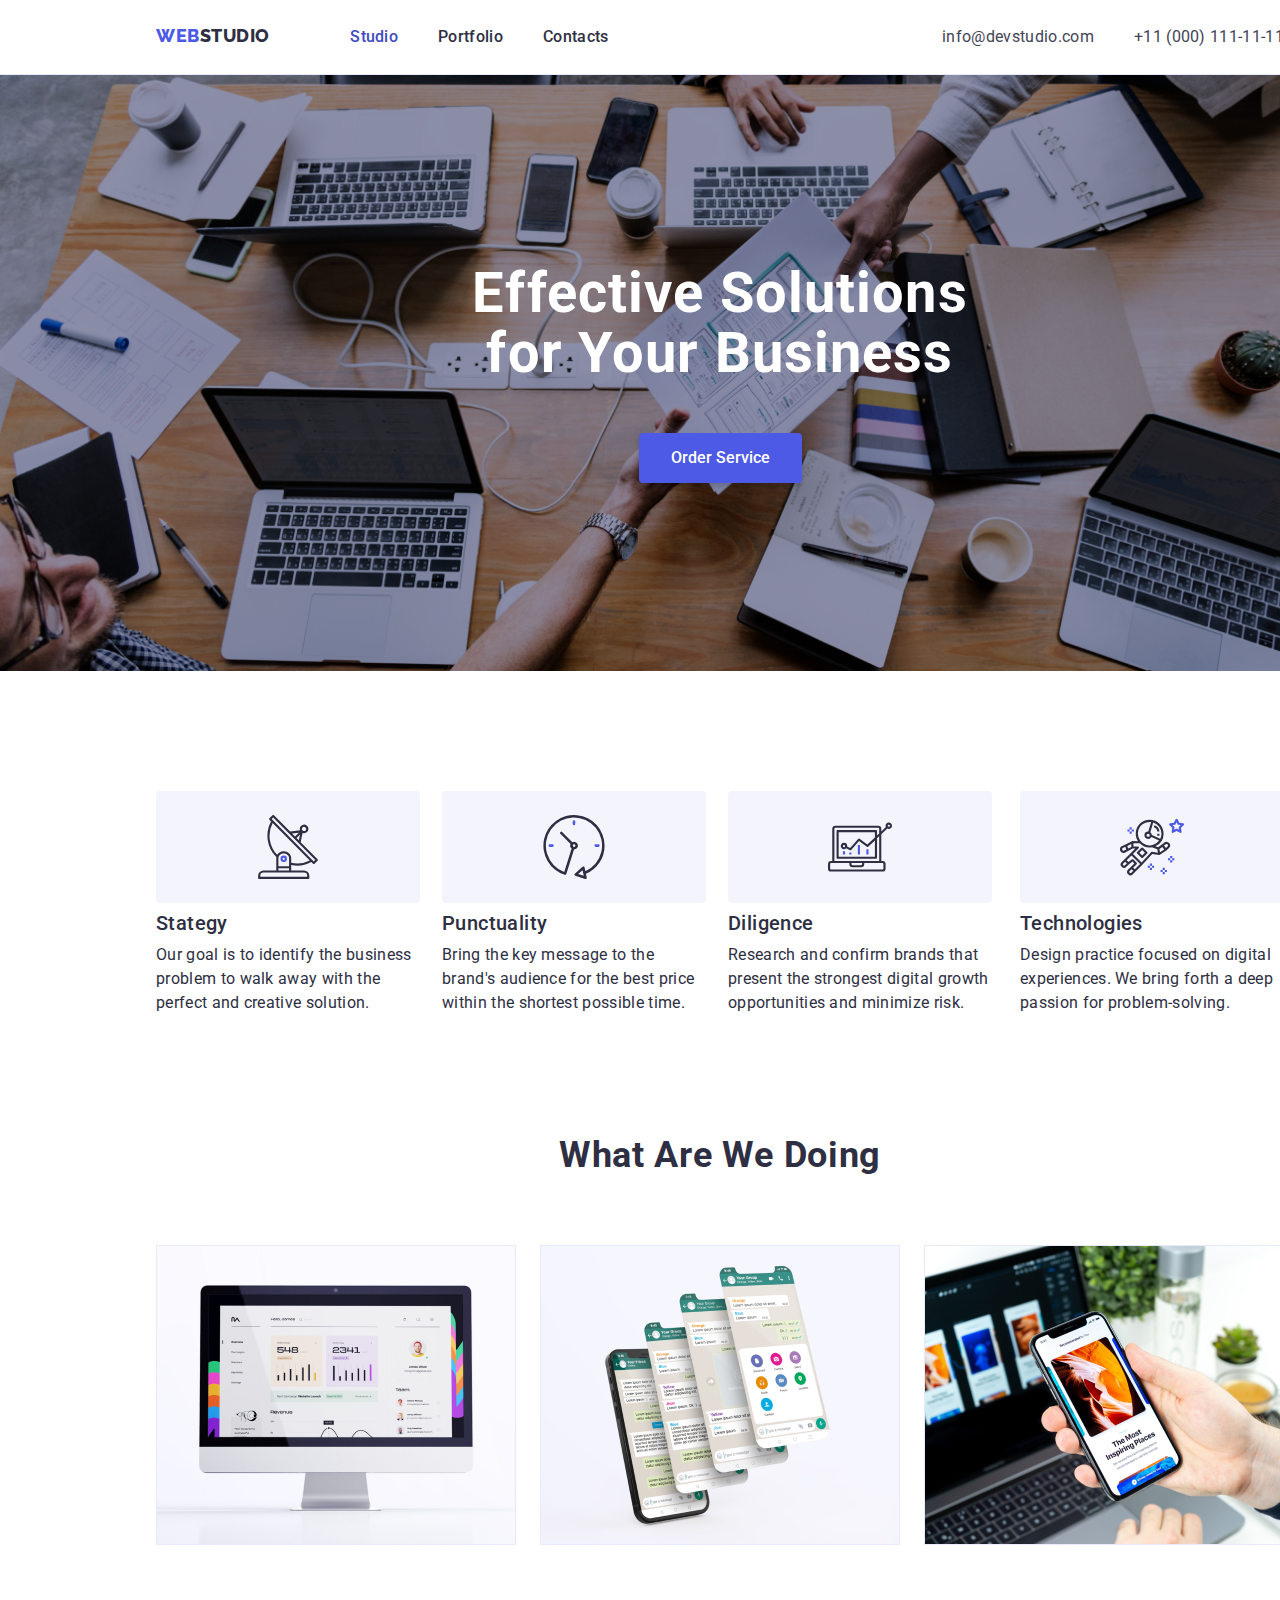
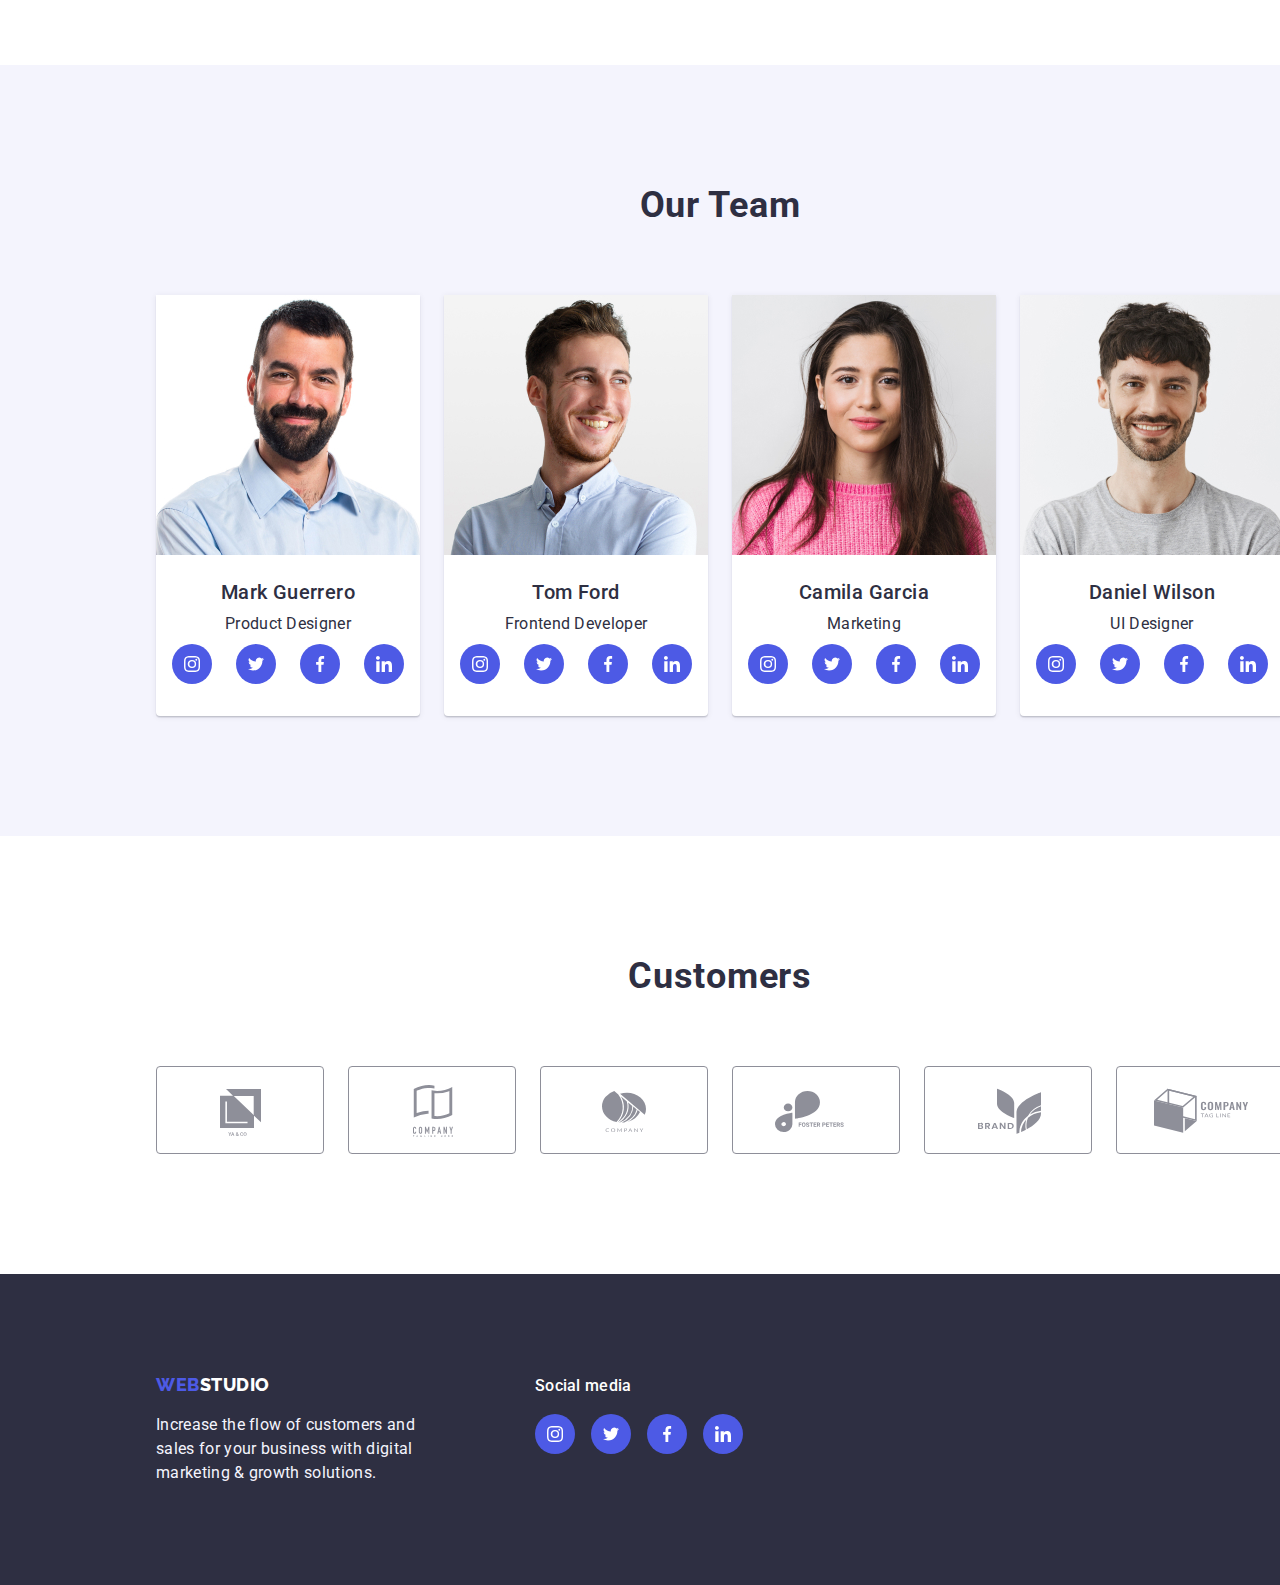
<file: index.html>
<!DOCTYPE html>
<html lang="en">
    <head>
        <meta charset="UTF-8">
        <meta name="viewport" content="width=device-width, initial-scale=1.0">
        <title>GOIT-homework #4</title>
        <link rel="stylesheet" href="https://cdnjs.cloudflare.com/ajax/libs/modern-normalize/1.0.0/modern-normalize.min.css" />
        <link rel="preconnect" href="https://fonts.googleapis.com">
        <link rel="preconnect" href="https://fonts.gstatic.com" crossorigin>
        <link href="https://fonts.googleapis.com/css2?family=Raleway:ital,wght@0,800;1,800&family=Roboto:ital,wght@0,400;0,500;0,700;0,900;1,400;1,500;1,700;1,900&display=swap"
            rel="stylesheet">
        <link rel="stylesheet" href="./css/styles.css" />
    </head>
    <body>
        <header class="header">
            <div class="container header-container">
                <nav>
                    <a href="./index.html" class="logo-web link">WEB<span class="logo-studio">STUDIO</span></a>
                    <ul class="menu list">
                        <li><a class="menu-link link active-link" href="./index.html">Studio</a></li>
                        <li><a class="menu-link link" href="./portfolio.html">Portfolio</a></li>
                        <li><a class="menu-link link" href="#">Contacts</a></li>
                    </ul>
                </nav>
            
                <ul class="container-contacts list">
                    <li><a class="contact-links" href="mailto:info@devstudio.com">info@devstudio.com</a></li>
                    <li><a class="contact-links" href="tel:+110001111111">+11 (000) 111-11-11</a></li>
                </ul>
            </div>
        </header>
        
        <main>
            <section class="hero">
                <div class="container hero-container">
                    <h1 class="hero-title">Effective Solutions <br/>for Your Business</h1>
                    <button type="button" class="main-button button">Order Service</button>
                </div>
            </section>

            <section class="section">
                <div class="container">
                    <ul class="benefits list">
                        <li>
                            <div class="benefits-svg-box">
                                <svg class="benefits-svg-box_icon">
                                    <use href="./images/icons.svg#antenna" ></use>
                                </svg>
                            </div>
                            <h3 class="benefits-title">Stategy</h3>
                            <p class="benefits-description">Our goal is to identify the business problem to walk away with the perfect and creative solution.</p>
                        </li>

                        <li>
                            <div class="benefits-svg-box">
                                <svg class="benefits-svg-box_icon">
                                    <use href="./images/icons.svg#clock"></use>
                                </svg>
                            </div>
                            <h3 class="benefits-title">Punctuality</h3>
                            <p class="benefits-description">Bring the key message to the brand's audience for the best price within the shortest possible time.</p>
                        </li>

                        <li>
                            <div class="benefits-svg-box">
                                <svg class="benefits-svg-box_icon">
                                    <use href="./images/icons.svg#diagram"></use>
                                </svg>
                            </div>
                            <h3 class="benefits-title">Diligence</h3>
                            <p class="benefits-description">Research and confirm brands that present the strongest digital growth opportunities and minimize risk.</p>
                        </li>

                        <li>
                            <div class="benefits-svg-box">
                                <svg class="benefits-svg-box_icon">
                                    <use href="./images/icons.svg#astraunut"></use>
                                </svg>
                            </div>
                            <h3 class="benefits-title">Technologies</h3>
                            <p class="benefits-description">Design practice focused on digital experiences. We bring forth a deep passion for problem-solving.</p>
                        </li>
                    </ul>  
                </div>
            </section>

            <section class="section section-no-top-padding">
                <div class="container">
                    <h2 class="section_title">What are we doing</h2>
                    <ul class="what-we-do list">
                        <li><img src="./images/what-we-do-1.jpg" width="360" alt="monitor" /></li>
                        <li><img src="./images/what-we-do-2.jpg" width="360" alt="cellphone" /></li>
                        <li><img src="./images/what-we-do-3.jpg" width="360" alt="monitor-cellphone" /></li>
                    </ul>
                </div>
            </section>
                

            <section class="section team-background">
                <div class="container">
                    <h2 class="section_title">Our Team</h2>

                    <ul class="team list">
                        <li class="team-item">
                            <img src="./images/profile-1.jpg" width="264" alt="Mark Guerrero" />
                            <h3 class="team-name">Mark Guerrero</h3>
                            <p class="team-position">Product Designer</p>
                            <ul class="team-social list">
                                <li>
                                    <a href="#" class="team-social-link">
                                        <svg class="team-social-link_box">
                                            <use href="./images/icons.svg#instagram"></use>
                                        </svg>
                                    </a>
                                </li>

                                <li>
                                    <a href="#" class="team-social-link">
                                        <svg class="team-social-link_box">
                                            <use href="./images/icons.svg#twitter"></use>
                                        </svg>
                                    </a>
                                </li>

                                <li>
                                    <a href="#" class="team-social-link">
                                        <svg class="team-social-link_box">
                                            <use href="./images/icons.svg#facebook"></use>
                                        </svg>
                                    </a>
                                </li>

                                <li>
                                    <a href="#" class="team-social-link">
                                        <svg class="team-social-link_box">
                                            <use href="./images/icons.svg#linkedin"></use>
                                        </svg>
                                    </a>
                                </li>
                               
                            </ul>
                        </li>
                        
                        <li class="team-item">
                            <img src="./images/profile-2.jpg" width="264" alt="Tom Ford" />
                            <h3 class="team-name">Tom Ford</h3>
                            <p  class="team-position">Frontend Developer</p>
                            <ul class="team-social list">
                                <li>
                                    <a href="#" class="team-social-link">
                                        <svg class="team-social-link_box">
                                            <use href="./images/icons.svg#instagram"></use>
                                        </svg>
                                    </a>
                                </li>
                            
                                <li>
                                    <a href="#" class="team-social-link">
                                        <svg class="team-social-link_box">
                                            <use href="./images/icons.svg#twitter"></use>
                                        </svg>
                                    </a>
                                </li>
                            
                                <li>
                                    <a href="#" class="team-social-link">
                                        <svg class="team-social-link_box">
                                            <use href="./images/icons.svg#facebook"></use>
                                        </svg>
                                    </a>
                                </li>
                            
                                <li>
                                    <a href="#" class="team-social-link">
                                        <svg class="team-social-link_box">
                                            <use href="./images/icons.svg#linkedin"></use>
                                        </svg>
                                    </a>
                                </li>
                            
                            </ul>
                        </li>

                        <li class="team-item">
                            <img src="./images/profile-3.jpg" width="264" alt="Camila Garcia" />
                            <h3 class="team-name">Camila Garcia</h3>
                            <p  class="team-position">Marketing</p>
                            <ul class="team-social list">
                                <li>
                                    <a href="#" class="team-social-link">
                                        <svg class="team-social-link_box">
                                            <use href="./images/icons.svg#instagram"></use>
                                        </svg>
                                    </a>
                                </li>
                            
                                <li>
                                    <a href="#" class="team-social-link">
                                        <svg class="team-social-link_box">
                                            <use href="./images/icons.svg#twitter"></use>
                                        </svg>
                                    </a>
                                </li>
                            
                                <li>
                                    <a href="#" class="team-social-link">
                                        <svg class="team-social-link_box">
                                            <use href="./images/icons.svg#facebook"></use>
                                        </svg>
                                    </a>
                                </li>
                            
                                <li>
                                    <a href="#" class="team-social-link">
                                        <svg class="team-social-link_box">
                                            <use href="./images/icons.svg#linkedin"></use>
                                        </svg>
                                    </a>
                                </li>
                            
                            </ul>
                        </li>

                        <li class="team-item">
                            <img src="./images/profile-4.jpg" width="264" alt="Daniel Wilson" />
                            <h3 class="team-name">Daniel Wilson</h3>
                            <p  class="team-position">UI Designer</p>
                            <ul class="team-social list">
                                <li>
                                    <a href="#" class="team-social-link">
                                        <svg class="team-social-link_box">
                                            <use href="./images/icons.svg#instagram"></use>
                                        </svg>
                                    </a>
                                </li>
                            
                                <li>
                                    <a href="#" class="team-social-link">
                                        <svg class="team-social-link_box">
                                            <use href="./images/icons.svg#twitter"></use>
                                        </svg>
                                    </a>
                                </li>
                            
                                <li>
                                    <a href="#" class="team-social-link">
                                        <svg class="team-social-link_box">
                                            <use href="./images/icons.svg#facebook"></use>
                                        </svg>
                                    </a>
                                </li>
                            
                                <li>
                                    <a href="#" class="team-social-link">
                                        <svg class="team-social-link_box">
                                            <use href="./images/icons.svg#linkedin"></use>
                                        </svg>
                                    </a>
                                </li>
                            
                            </ul>
                        </li>
                    </ul>
                </div>
            </section>

            <section class="section">
                <div class="container">
                    <h2 class="section_title">Customers</h2>
                    <ul class="customers list">
                        <li>
                            <a class="customers-box" href="#">
                                <svg class="customers-box_svg">
                                    <use href="./images/icons.svg#logo1"></use>
                                </svg>
                            </a>
                        </li>
                        <li>
                            <a class="customers-box" href="#">
                                <svg class="customers-box_svg">
                                    <use href="./images/icons.svg#logo2"></use>
                                </svg>
                            </a>
                        </li>
                        <li>
                            <a class="customers-box" href="#">
                                <svg class="customers-box_svg">
                                    <use href="./images/icons.svg#logo3"></use>
                                </svg>
                            </a>
                        </li>
                        <li>
                            <a class="customers-box" href="#">
                                <svg class="customers-box_svg">
                                    <use href="./images/icons.svg#logo4"></use>
                                </svg>
                            </a>
                        </li>
                        <li>
                            <a class="customers-box" href="#">
                                <svg class="customers-box_svg">
                                    <use href="./images/icons.svg#logo5"></use>
                                </svg>
                            </a>
                        </li>
                        <li>
                            <a class="customers-box" href="#">
                                <svg class="customers-box_svg">
                                    <use href="./images/icons.svg#logo6"></use>
                                </svg>
                            </a>
                        </li>

                    </ul>
                </div>
            </section>
        </main>

        <footer class="footer">
            <div class="container row">
               
                <div class="footer-container">
                    <a href="./index.html" class="logo-web link">WEB<span class="logo-studio-white">STUDIO</span></a>
                    <p class="footer-item">Increase the flow of customers and <br />sales for your business with digital<br /> marketing &
                     growth solutions.</p>
                </div>

                <div class="footer-container footer-social-link_box">
                    <p class="footer-social-links_text">Social media</p>
                    <ul class="footer-social list">
                        <li>
                            <a href="#" class="team-social-link">
                                <svg class="team-social-link_box">
                                    <use href="./images/icons.svg#instagram"></use>
                                </svg>
                            </a>
                        </li>
                    
                        <li>
                            <a href="#" class="team-social-link">
                                <svg class="team-social-link_box">
                                    <use href="./images/icons.svg#twitter"></use>
                                </svg>
                            </a>
                        </li>

                        <li>
                            <a href="#" class="team-social-link">
                                <svg class="team-social-link_box">
                                    <use href="./images/icons.svg#facebook"></use>
                                </svg>
                            </a>
                        </li>

                        <li>
                            <a href="#" class="team-social-link">
                                <svg class="team-social-link_box">
                                    <use href="./images/icons.svg#linkedin"></use>
                                </svg>
                            </a>
                        </li>
  
                    </ul>
                </div>
            </div>
        
        </footer>
    </body>
</html>
</file>
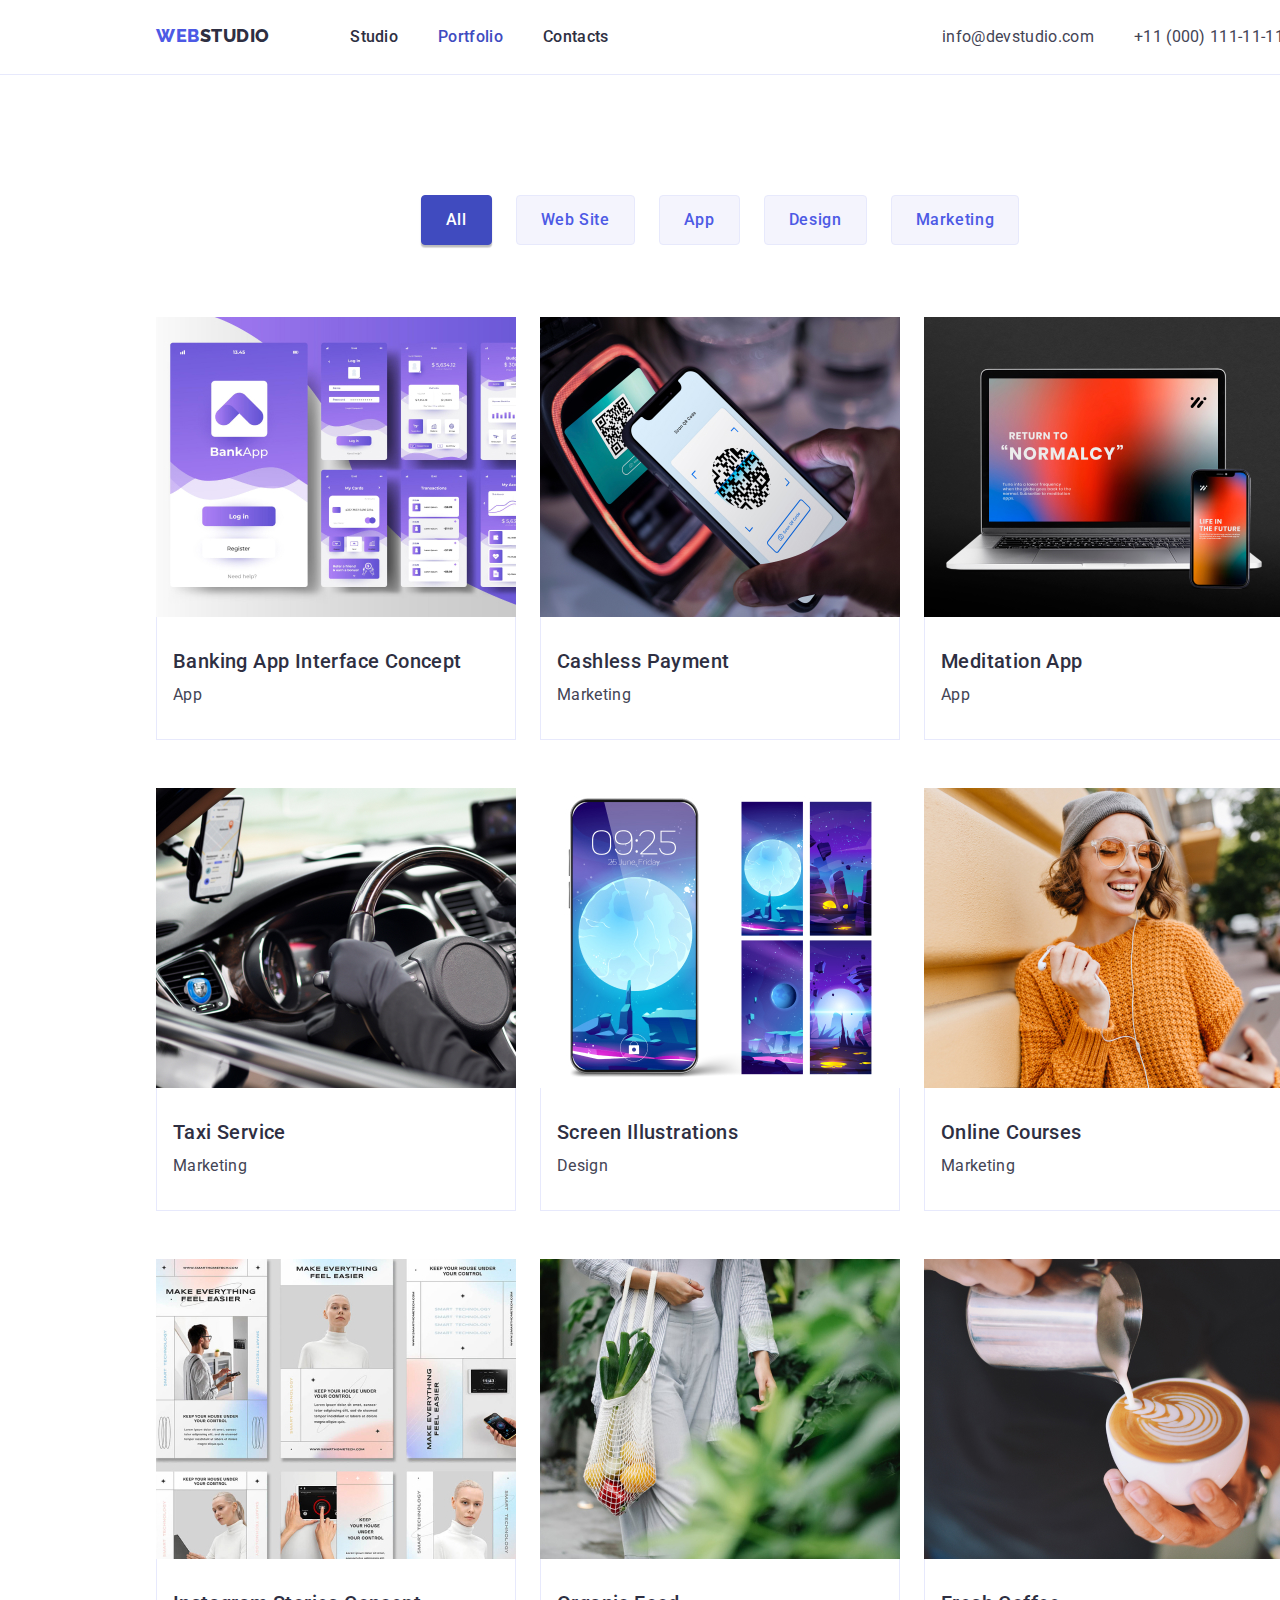
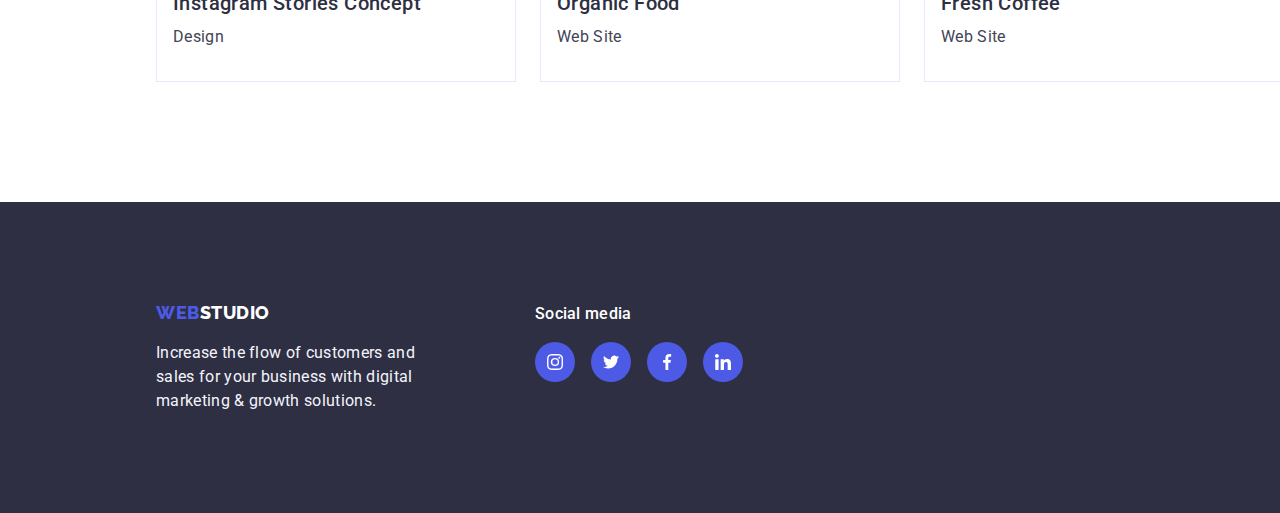
<file: portfolio.html>
<!DOCTYPE html>
<html lang="en">
    <head>
        <meta charset="UTF-8">
        <meta name="viewport" content="width=device-width, initial-scale=1.0">
        <title>GOIT-homework #4</title>
        <link rel="stylesheet" href="https://cdnjs.cloudflare.com/ajax/libs/modern-normalize/1.0.0/modern-normalize.min.css" />
        <link rel="preconnect" href="https://fonts.googleapis.com">
        <link rel="preconnect" href="https://fonts.gstatic.com" crossorigin>
        <link href="https://fonts.googleapis.com/css2?family=Raleway:ital,wght@0,800;1,800&family=Roboto:ital,wght@0,400;0,500;0,700;0,900;1,400;1,500;1,700;1,900&display=swap"
            rel="stylesheet">
        <link rel="stylesheet" href="./css/styles.css" />
    </head>

    <body>
        <header class="header">
            <div class="container header-container">
                <nav>
                    <a href="./index.html" class="logo-web link">WEB<span class="logo-studio">STUDIO</span></a>
                    <ul class="menu list">
                        <li><a class="menu-link link" href="./index.html">Studio</a></li>
                        <li><a class="menu-link link active-link" href="./portfolio.html">Portfolio</a></li>
                        <li><a class="menu-link link" href="#">Contacts</a></li>
                    </ul>
                </nav>
        
                <ul class="container-contacts list">
                    <li><a class="contact-links" href="mailto:info@devstudio.com">info@devstudio.com</a></li>
                    <li><a class="contact-links" href="tel:+110001111111">+11 (000) 111-11-11</a></li>
                </ul>
            </div>
        </header>

        <main>
            <section class="section">
                <div class="container">
                    <ul class="filter list">
                        <li><button type="button" class="button-filter-active button-filter">All</button></li>
                        <li><button type="button" class="button-filter">Web Site</button></li>
                        <li><button type="button" class="button-filter">App</button></li>
                        <li><button type="button" class="button-filter">Design</button></li>
                        <li><button type="button" class="button-filter">Marketing</button></li>
                    </ul>

                    <ul class="portfolio list">
                        <li class="portfolio_item">
                            <a href="#" class="portfolio-link link">
                                <img src="./images/portfolio-1.jpg" width="360" alt="Banking App Interface Concept" />
                                <div class="portfolio-text_wrapper">
                                    <h3 class="portfolio_title">Banking App Interface Concept</h3>
                                    <p class="portfolio_description"> App</p>
                                </div>
                            </a>
                        </li>

                        <li class="portfolio_item">
                            <a href="#" class="portfolio-link link">
                                <img src="./images/portfolio-2.jpg" width="360" alt="Cashless Payment" />
                                <div class="portfolio-text_wrapper">
                                    <h3 class="portfolio_title">Cashless Payment</h3>
                                    <p class="portfolio_description">Marketing</p>
                                </div>
                            </a>
                        </li>

                        <li class="portfolio_item">
                            <a href="#" class="portfolio-link link">
                                <img src="./images/portfolio-3.jpg" width="360" alt="Meditation App" />
                                <div class="portfolio-text_wrapper">
                                    <h3 class="portfolio_title">Meditation App</h3>
                                    <p class="portfolio_description">App</p>
                                </div>
                            </a>
                        </li>
                    
                        <li class="portfolio_item">
                            <a href="#" class="portfolio-link link">
                                <img src="./images/portfolio-4.jpg" width="360" alt="Taxi Service" />
                                <div class="portfolio-text_wrapper">
                                    <h3 class="portfolio_title">Taxi Service</h3>
                                    <p class="portfolio_description"> Marketing</p>
                                </div>
                            </a>
                        </li>
                    
                        <li class="portfolio_item">
                            <a href="#" class="portfolio-link link">
                                <img src="./images/portfolio-5.jpg" width="360" alt="Screen Illustrations" />
                                <div class="portfolio-text_wrapper">
                                    <h3 class="portfolio_title">Screen Illustrations</h3>
                                    <p class="portfolio_description">Design</p>
                                </div>
                            </a>
                        </li>
                    
                        <li class="portfolio_item">
                            <a href="#" class="portfolio-link link">
                                <img src="./images/portfolio-6.jpg" width="360" alt="Online Courses" />
                                <div class="portfolio-text_wrapper">
                                    <h3 class="portfolio_title">Online Courses</h3>
                                    <p class="portfolio_description">Marketing</p>
                                </div>
                            </a>
                        </li>
                    
                        <li class="portfolio_item">
                            <a href="#" class="portfolio-link link">
                                <img src="./images/portfolio-7.jpg" width="360" alt="Instagram Stories Concept" />
                                <div class="portfolio-text_wrapper">
                                    <h3 class="portfolio_title">Instagram Stories Concept</h3>
                                    <p class="portfolio_description"> Design</p>
                                </div>
                            </a>    
                        </li>
                    
                        <li class="portfolio_item">
                            <a href="#" class="portfolio-link link">
                                <img src="./images/portfolio-8.jpg" width="360" alt="Organic Food" />
                                <div class="portfolio-text_wrapper">
                                    <h3 class="portfolio_title">Organic Food</h3>
                                    <p class="portfolio_description">Web Site</p>
                                </div>
                            </a>    
                        </li>
                    
                        <li class="portfolio_item">
                            <a href="#" class="portfolio-link link">
                                <img src="./images/portfolio-9.jpg" width="360" alt="Fresh Coffee" />
                                <div class="portfolio-text_wrapper">
                                    <h3 class="portfolio_title">Fresh Coffee</h3>
                                    <p class="portfolio_description">Web Site</p>
                                </div>
                            </a>
                        </li>
                    </ul>
                </div>
            </section>
        </main>

    <footer class="footer">
        <div class="container row">
    
            <div class="footer-container">
                <a href="./index.html" class="logo-web link">WEB<span class="logo-studio-white">STUDIO</span></a>
                <p class="footer-item">Increase the flow of customers and <br />sales for your business with digital<br />
                    marketing &
                    growth solutions.</p>
            </div>
    
            <div class="footer-container footer-social-link_box">
                <p class="footer-social-links_text">Social media</p>
                <ul class="footer-social list">
                    <li>
                        <a href="#" class="team-social-link">
                            <svg class="team-social-link_box">
                                <use href="./images/icons.svg#instagram"></use>
                            </svg>
                        </a>
                    </li>
    
                    <li>
                        <a href="#" class="team-social-link">
                            <svg class="team-social-link_box">
                                <use href="./images/icons.svg#twitter"></use>
                            </svg>
                        </a>
                    </li>
    
                    <li>
                        <a href="#" class="team-social-link">
                            <svg class="team-social-link_box">
                                <use href="./images/icons.svg#facebook"></use>
                            </svg>
                        </a>
                    </li>
    
                    <li>
                        <a href="#" class="team-social-link">
                            <svg class="team-social-link_box">
                                <use href="./images/icons.svg#linkedin"></use>
                            </svg>
                        </a>
                    </li>
    
                </ul>
            </div>
        </div>
    
    </footer>
    </body>
    
    </html>
</file>
<file: css/styles.css>
:root {
    --cloud:#F4F4FD;
    --white:#ffffff;
    --navyblue:#2E2F42;
    --iris: #4D5AE5;
    --ocean:#404BBF;
    --cornflower:#E7E9FC;
    --slate: #434455;
    --lightslate:#8E8F99;
}
body {
    font-family: 'Roboto', sans-serif;
    background-color: var(--background-white);
    color: var(--navyblue);
    font-size: 16px;
    line-height: 24px;
    letter-spacing: 0.32px;
}
/* default */
h1,
h2,
h3,
h4,
h5,
h6,
p {
    margin: 0;
}

html {
    box-sizing: border-box;
}

*,
*::after,
*::before {
    box-sizing: inherit;
}

img {
    display: block;
    max-width: 100%;
    height: auto;
}

.link {
    text-decoration: none;
    color: inherit;
}

.list {
    list-style: none;
    padding: 0;
    margin: 0;
}

.active-link{
    color: var(--ocean);
}
.menu-link{
    font-size: 16px;
    font-weight: 500;
    line-height: 24px;
    letter-spacing: 0.32px;
}
.link:hover, .link:focus {
    color: var(--iris);
}
.link:active {
    color: var(--ocean);
}
.contact-links {
    text-decoration: none;
    font-weight: 400;
    color: var(--slate);
}
.contact-links:focus, .contact-links:hover {
    color: var(--iris);
}
.contact-links .link:active {
    color: var(--ocean);
}

.logo-web, .logo-studio{
    color: var(--iris);
    font-size: 18px;
    font-family: Raleway;
    font-weight: 800;
    line-height: 21px;
    letter-spacing: 0.54px;
    text-transform: uppercase;
}

.logo-studio{
    color: var(--navyblue);
}
.logo-studio-white {
    color: var(--white);
}
.container {
    width: 1440px;
    padding: 0 156px;
    margin: 0 auto;
}
.container-contacts {
    display: flex;
    gap: 40px;
 
}
.header{
    padding: 25px 0;
    border-bottom: 1px solid var(--cornflower);
}
.header-container{
    display: flex;
    justify-content: space-between;
}
.menu {
    display: inline-flex;
    align-items: flex-start;
    gap: 40px;
    margin-left: 76px;
}

.what-we-do_item {
    flex-direction: column;
    justify-content: center;
    align-items: center;
    width: 360px;
    height: 300px;
    border: 1px solid var(--cornflower);
    background: url(<path-to-image>), lightgray -72.845px -19px / 144.444% 112.667% no-repeat;
}
.what-we-do {
    display: flex;
    gap: 24px;
    justify-content: center;
}
.hero{
    background-color: var(--navyblue);
    background:  url(../images/people-office.jpg), var(--grey, rgba(46, 47, 66, 0.70));
    background-blend-mode: overlay;
    background-size: cover;
    padding: 188px 0;
}
.hero-container {
    text-align: center;
   
}
.hero-title {
    font-size: 56px;
    font-weight: 700;
    line-height: 60px;
    letter-spacing: 1.12px;
    text-align: center;
    margin-bottom: 50px;
    color: white;
}
.hero-container_button {
    text-align: center;
    padding-top: 48px;
}
.main-button {
    display: inline-flex;
    padding: 16px 32px;
    align-items: flex-start;
    border: none;
    font-weight: 500;
    border-radius: 4px;
    background-color: var(--iris);
    color: var(--white);
    box-shadow: 0px 4px 4px 0px rgba(0, 0, 0, 0.15);
    cursor: pointer;
}
.button:hover{
    background-color: var(--ocean);
}
.section {
    padding: 120px 0;
}
.section-no-top-padding {
    padding-top: 0;
}
.benefits {
    gap: 22px;
    display: flex;
    align-items: center;
}
.benefits-svg {
    width: 64px;
    height: 64px;
   
    flex-shrink: 0;
}
.benefits-svg-box{
    width: 264px;
    height: 112px;
    display: flex;
    align-items: center;
    justify-content: center;
    margin-bottom: 8px;
    border-radius: 4px;
    background: var(--cloud);
}
.benefits-svg-box_icon{
    width: 64px;
    height: 64px;
    flex-shrink: 0;
}
.benefits-title{
    font-size: 20px;
    font-weight: 500;
    line-height: 24px;
    margin-bottom: 8px;
    letter-spacing: 0.4px;
}
.benefits-description{
    font-size: 16px;
    line-height: 24px;
    letter-spacing: 0.32px;
}
.section_title{
    font-size: 36px;
    font-weight: 700;
    line-height: 40px;
    letter-spacing: 0.72px;
    text-transform: capitalize;
    text-align: center;
    margin-bottom: 70px;
}
.team-background {
    background: var(--cloud);
}
.team {
    display: flex;
    gap: 24px;
    justify-content: center;
}
.team-item {
    padding-bottom: 32px;
    border-radius: 0px 0px 4px 4px;
    background-color: var(--white);
    box-shadow: 0px 2px 1px 0px rgba(46, 47, 66, 0.08), 0px 1px 1px 0px rgba(46, 47, 66, 0.16), 0px 1px 6px 0px rgba(46, 47, 66, 0.08);
}
.team-name{
    margin-top: 25px;
    margin-bottom: 8px;
    text-align: center;
    font-size: 20px;
    font-weight: 500;
    line-height: 24px;
    letter-spacing: 0.4px;
}
.team-position{
    text-align: center;
    font-size: 16px;
    line-height: 24px;
    letter-spacing: 0.32px;
    margin-bottom: 8px;
}
.team-social{
    display: flex;
    justify-content: center;
    align-items: center;
    gap: 24px;
}
.team-social-link {
    display: flex;
    align-items: center;
    justify-content: center;
    width: 40px;
    height: 40px;
    background-color: var(--iris);
    border-radius: 50%;       
}
.team-social-link_box {
    width: 16px;
    height: 16px;
    flex-shrink: 0;
}
.team-social-link:hover, .team-social-link:focus {
    background-color: var(--ocean);
    cursor: pointer;
}
.button-filter{
    display: flex;
    padding: 12px 24px;
    justify-content: center;
    align-items: center;
    border-radius: 4px;
    border: 1px solid var(--cornflower);
    background: var(--cloud);
    color: var(--iris);
    font-size: 16px;
    font-weight: 500;
    line-height: 24px;
    letter-spacing: 0.64px;
}
.button-filter:hover, .button-filter:focus {
    background-color: var(--ocean);
    cursor: pointer;
    color: var(--white);
    border: 1px solid var(--ocean);
    box-shadow: 0px 2px 2px 0px rgba(0, 0, 0, 0.12), 0px 2px 1px 0px rgba(0, 0, 0, 0.08), 0px 3px 1px 0px rgba(0, 0, 0, 0.10);
}
.button-filter-active {
    background: var(--ocean);
    color: var(--white);
    box-shadow: 0px 2px 2px 0px rgba(0, 0, 0, 0.12), 0px 2px 1px 0px rgba(0, 0, 0, 0.08), 0px 3px 1px 0px rgba(0, 0, 0, 0.10);
    border: 1px solid var(--ocean);
    cursor: pointer;
}
.filter {
    display: flex;
    gap: 24px;
    justify-content: center;
    margin-bottom: 72px;
}
.portfolio {
    display: flex;
    gap: 48px 24px;
    flex-wrap: wrap;
}
.portfolio_item{
    display: flex;
    width: 360px;
    flex-direction: column;
    align-items: flex-start;
    border-radius: 0px 0px 4px 4px;
}
.portfolio-link{
    display: block;
}
.portfolio-link:hover, .portfolio-link:focus{
    box-shadow: 0px 2px 1px 0px rgba(46, 47, 66, 0.08), 0px 1px 1px 0px rgba(46, 47, 66, 0.16), 0px 1px 6px 0px rgba(46, 47, 66, 0.08);
}
.portfolio-text_wrapper{
    padding: 32px 16px;
    border: 1px solid var(--cornflower);
    border-top: none;
    width: 100%;
}
.portfolio_title{
    color: var(--navyblue);
    margin-bottom: 10px;
    font-size: 20px;
    font-weight: 500;
    line-height: 24px;
    letter-spacing: 0.4px;
}
.portfolio_description{
    color: var(--slate);
    font-size: 16px;
    line-height: 24px;
    letter-spacing: 0.32px;
}
.customers{
    display: inline-flex;
    align-items: flex-start;
    gap: 24px;
}
.customers-box{
    display: flex;
    align-items: center;
    justify-content: center;
    width: 168px;
    height: 88px;
    flex-shrink: 0;
    border-radius: 4px;
    border: 1px solid var(--lightslate);
    color: var(--lightslate);
}
.customers-box_svg{
    width: 104px;
    height: 56px;
    fill: currentColor;
}
.customers-box:hover, .customers-box:focus {
    border-color: var(--ocean);
    color: var(--ocean);
    cursor: pointer;
}
.footer {
    background-color: var(--navyblue);
    padding: 100px 0;
    
}
.footer-container {
    display: flex;
    flex-direction: column;
}
.footer-item {
    margin-top: 17.5px;
    color: var(--cloud);
    font-size: 16px;
    line-height: 24px;
    letter-spacing: 0.32px;
}
.footer-social-link_box {
    width: 208px;
    height: 80px;
    flex-shrink: 0;
    margin-left: 120px;
    display: inline;
}
.footer-social {
    display: inline-flex;
    align-items: flex-start;
    gap: 16px;
}
.footer-social-link {
    width: 40px;
    height: 40px;
    background-color: var(--iris);
    padding: 8px;
    border-radius: 50%;
}

.footer-social-links_text{
    color: var(--white, #FFF);
    font-size: 16px;
    font-weight: 500;
    line-height: 24px;
    letter-spacing: 0.32px;
    margin-bottom: 16px;
}

.footer-social-link_box:hover,
.footer-social-link_box:focus {
    fill: var(--ocean);
    cursor: pointer;
}
.row {
    display: flex;
    flex-direction: row;
}
</file>
